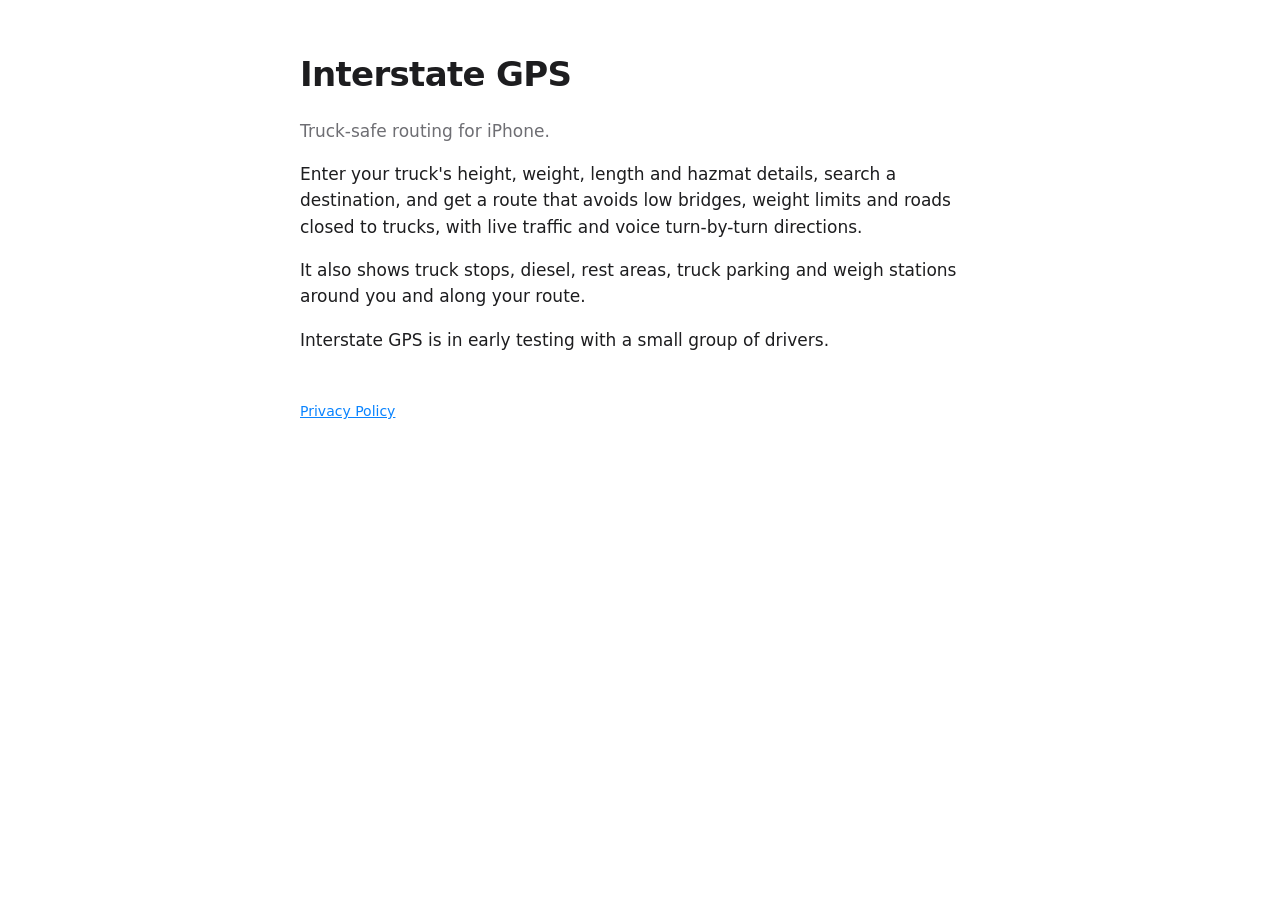
<file: index.html>
<!doctype html>
<html lang="en"><head><meta charset="utf-8"><meta name="viewport" content="width=device-width, initial-scale=1">
<title>Interstate GPS</title><link rel="stylesheet" href="style.css"></head>
<body><main>
<h1>Interstate GPS</h1>
<p class="muted">Truck-safe routing for iPhone.</p>
<p>Enter your truck's height, weight, length and hazmat details, search a destination, and get a route that avoids low bridges, weight limits and roads closed to trucks, with live traffic and voice turn-by-turn directions.</p>
<p>It also shows truck stops, diesel, rest areas, truck parking and weigh stations around you and along your route.</p>
<p>Interstate GPS is in early testing with a small group of drivers.</p>
<footer><a href="privacy.html">Privacy Policy</a></footer>
</main></body></html>
</file>
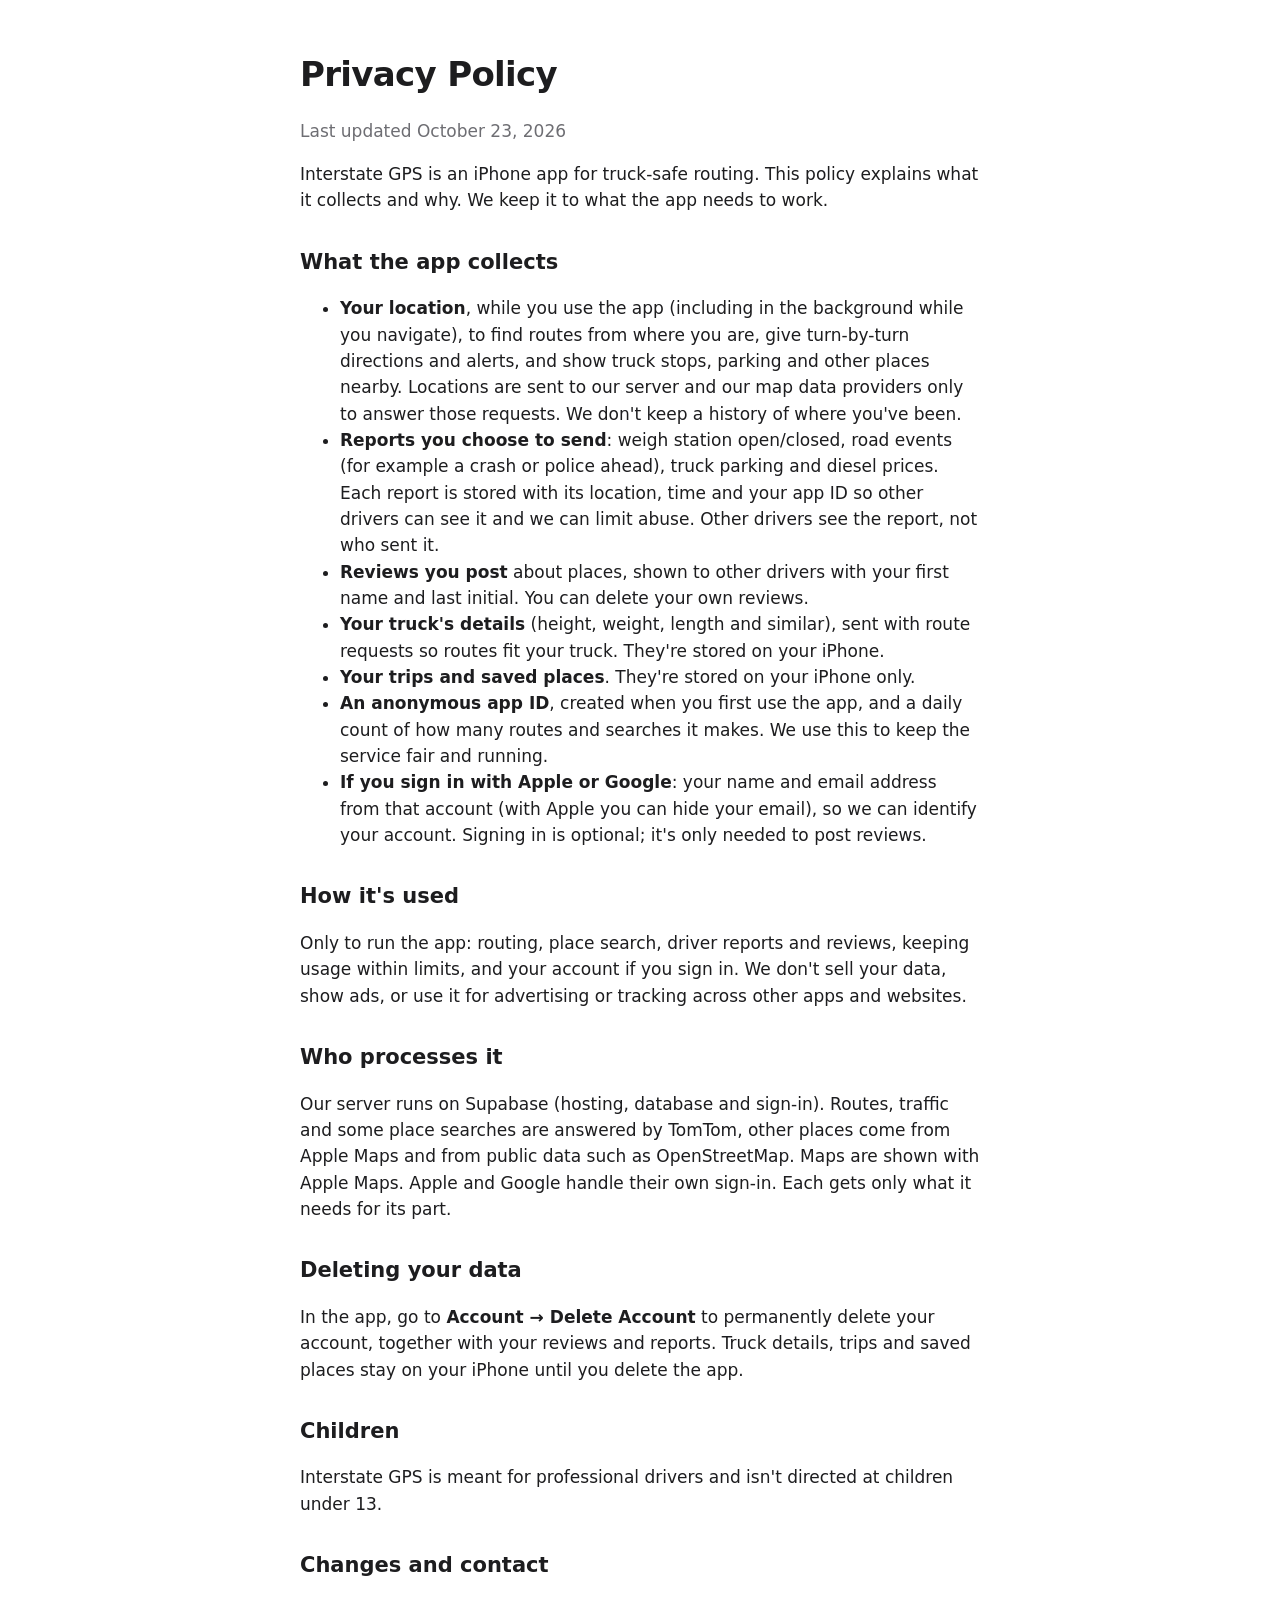
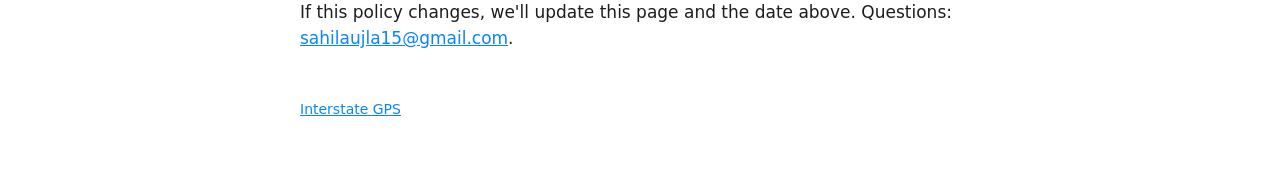
<file: privacy.html>
<!doctype html>
<html lang="en"><head><meta charset="utf-8"><meta name="viewport" content="width=device-width, initial-scale=1">
<title>Interstate GPS Privacy Policy</title><link rel="stylesheet" href="style.css"></head>
<body><main>
<h1>Privacy Policy</h1>
<p class="muted">Last updated October 23, 2026</p>

<p>Interstate GPS is an iPhone app for truck-safe routing. This policy explains what it collects and why. We keep it to what the app needs to work.</p>

<h2>What the app collects</h2>
<ul>
<li><strong>Your location</strong>, while you use the app (including in the background while you navigate), to find routes from where you are, give turn-by-turn directions and alerts, and show truck stops, parking and other places nearby. Locations are sent to our server and our map data providers only to answer those requests. We don't keep a history of where you've been.</li>
<li><strong>Reports you choose to send</strong>: weigh station open/closed, road events (for example a crash or police ahead), truck parking and diesel prices. Each report is stored with its location, time and your app ID so other drivers can see it and we can limit abuse. Other drivers see the report, not who sent it.</li>
<li><strong>Reviews you post</strong> about places, shown to other drivers with your first name and last initial. You can delete your own reviews.</li>
<li><strong>Your truck's details</strong> (height, weight, length and similar), sent with route requests so routes fit your truck. They're stored on your iPhone.</li>
<li><strong>Your trips and saved places</strong>. They're stored on your iPhone only.</li>
<li><strong>An anonymous app ID</strong>, created when you first use the app, and a daily count of how many routes and searches it makes. We use this to keep the service fair and running.</li>
<li><strong>If you sign in with Apple or Google</strong>: your name and email address from that account (with Apple you can hide your email), so we can identify your account. Signing in is optional; it's only needed to post reviews.</li>
</ul>

<h2>How it's used</h2>
<p>Only to run the app: routing, place search, driver reports and reviews, keeping usage within limits, and your account if you sign in. We don't sell your data, show ads, or use it for advertising or tracking across other apps and websites.</p>

<h2>Who processes it</h2>
<p>Our server runs on Supabase (hosting, database and sign-in). Routes, traffic and some place searches are answered by TomTom, other places come from Apple Maps and from public data such as OpenStreetMap. Maps are shown with Apple Maps. Apple and Google handle their own sign-in. Each gets only what it needs for its part.</p>

<h2>Deleting your data</h2>
<p>In the app, go to <strong>Account → Delete Account</strong> to permanently delete your account, together with your reviews and reports. Truck details, trips and saved places stay on your iPhone until you delete the app.</p>

<h2>Children</h2>
<p>Interstate GPS is meant for professional drivers and isn't directed at children under 13.</p>

<h2>Changes and contact</h2>
<p>If this policy changes, we'll update this page and the date above. Questions: <a href="mailto:sahilaujla15@gmail.com">sahilaujla15@gmail.com</a>.</p>

<footer><a href="index.html">Interstate GPS</a></footer>
</main></body></html>
</file>
<file: style.css>
:root { color-scheme: light dark; --fg: #1d1d1f; --muted: #6e6e73; --bg: #ffffff; --accent: #0a84ff; }
@media (prefers-color-scheme: dark) { :root { --fg: #f5f5f7; --muted: #a1a1a6; --bg: #000000; } }
body { margin: 0; background: var(--bg); color: var(--fg); font: 17px/1.55 -apple-system, BlinkMacSystemFont, "SF Pro Text", system-ui, sans-serif; }
main { max-width: 680px; margin: 0 auto; padding: 48px 20px 64px; }
h1 { font-size: 34px; margin: 0 0 8px; letter-spacing: -0.02em; }
h2 { font-size: 21px; margin: 32px 0 8px; }
p, li { color: var(--fg); }
.muted { color: var(--muted); }
a { color: var(--accent); }
footer { margin-top: 48px; font-size: 14px; color: var(--muted); }
</file>
